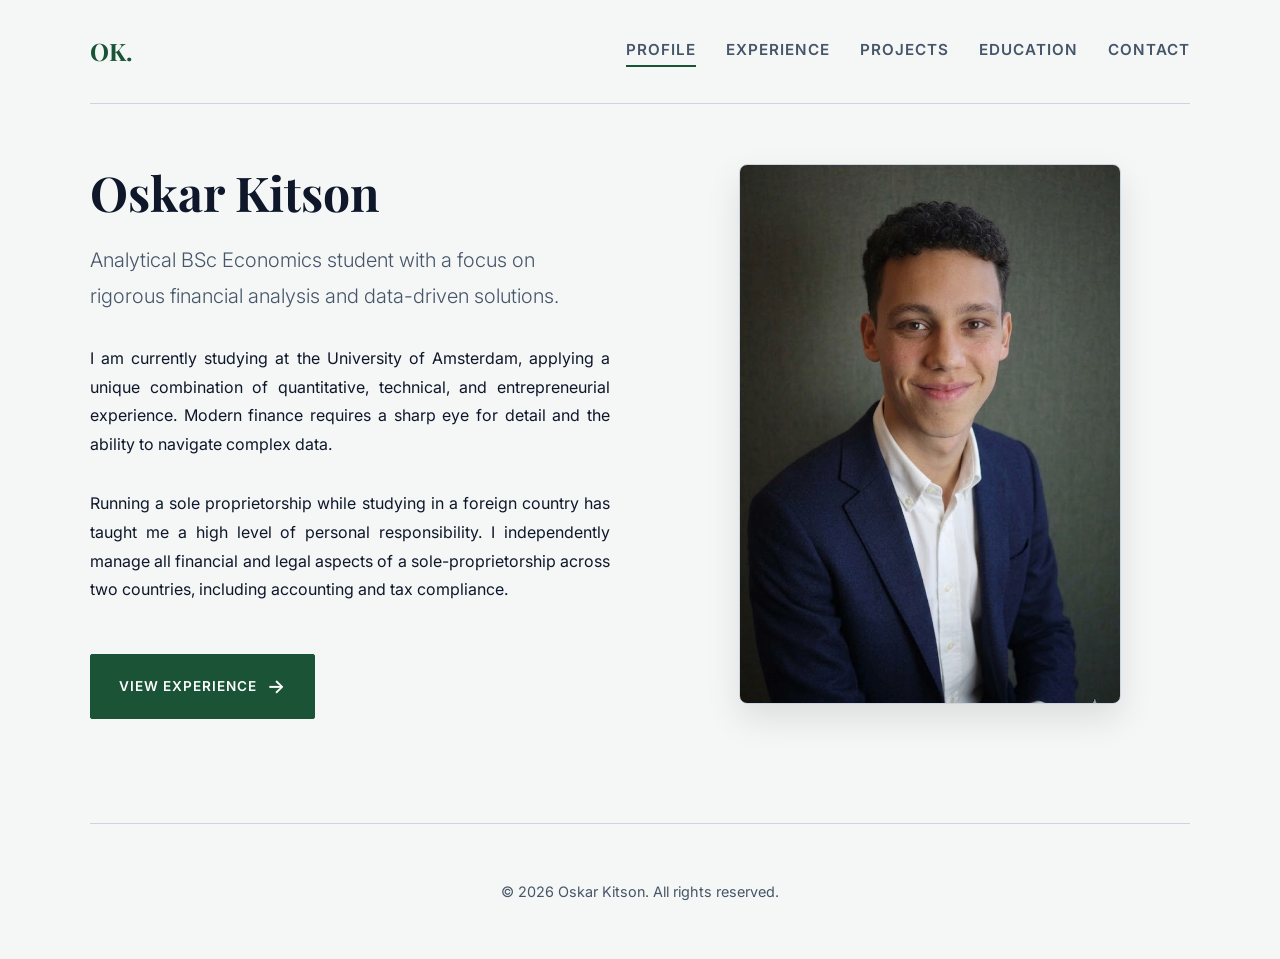
<file: index.html>
<!DOCTYPE html>
<html lang="en">
<head>
    <meta charset="UTF-8">
    <meta name="viewport" content="width=device-width, initial-scale=1.0">
    <title>Oskar Kitson | Profile</title>
    <link rel="stylesheet" href="style.css">
</head>
<body>
    <div class="container">
        <nav>
            <div class="nav-wrapper">
                <a href="index.html" class="nav-brand">OK.</a>
                <div class="nav-links" style="display: flex; align-items: center;">
                    <a href="index.html" class="active" data-i18n="nav_profile">Profile</a>
                    <a href="experience.html" data-i18n="nav_experience">Experience</a>
                    <a href="projects.html" data-i18n="nav_projects">Projects</a>
                    <a href="education.html" data-i18n="nav_education">Education</a>
                    <a href="contact.html" data-i18n="nav_contact">Contact</a>

                    <!--div class="lang-switcher">
                        <button id="btn-en" class="lang-btn active">EN</button>
                        <button id="btn-nl" class="lang-btn">NL</button>
                        <button id="btn-pl" class="lang-btn">PL</button>
                    </div-->
                </div>
            </div>
        </nav>
        <div class="grid-2">
            <div>
                <h1 class="section-title" data-i18n="hero_title">Oskar Kitson</h1>
                <p class="lead-text" data-i18n="hero_subtitle">Analytical BSc Economics student with a focus on rigorous financial analysis and data-driven solutions.</p>

                <p class="text-block" data-i18n="hero_p1">I am currently studying at the University of Amsterdam, applying a unique combination of quantitative, technical, and entrepreneurial experience. Modern finance requires a sharp eye for detail and the ability to navigate complex data.</p>

                <p class="text-block" data-i18n="hero_p2">Running a sole proprietorship while studying in a foreign country has taught me a high level of personal responsibility. I independently manage all financial and legal aspects of a sole-proprietorship across two countries, including accounting and tax compliance.</p>

                <a href="experience.html" class="btn btn-primary" data-i18n="btn_experience">View Experience <span class="btn-icon">→</span></a>
            </div>
              <div class="profile-img-container">
                <img src="image (5).png" alt="Oskar Kitson" class="profile-img">
              </div>        
        </div>


        <footer>
            <p>&copy; 2026 Oskar Kitson. All rights reserved.</p>
        </footer>
    </div>
    <script src="lang.js" charset="utf-8"></script>
    <script>
        document.querySelectorAll('a').forEach(link => {
            link.addEventListener('click', function(e) {
                if (this.hostname === window.location.hostname && this.target !== '_blank') {
                    e.preventDefault();
                    let target = this.href;
                    document.body.classList.add('fade-out');
                    setTimeout(() => { window.location.href = target; }, 350);
                }
            });
        });
    </script>
</body>
</html>
</file>
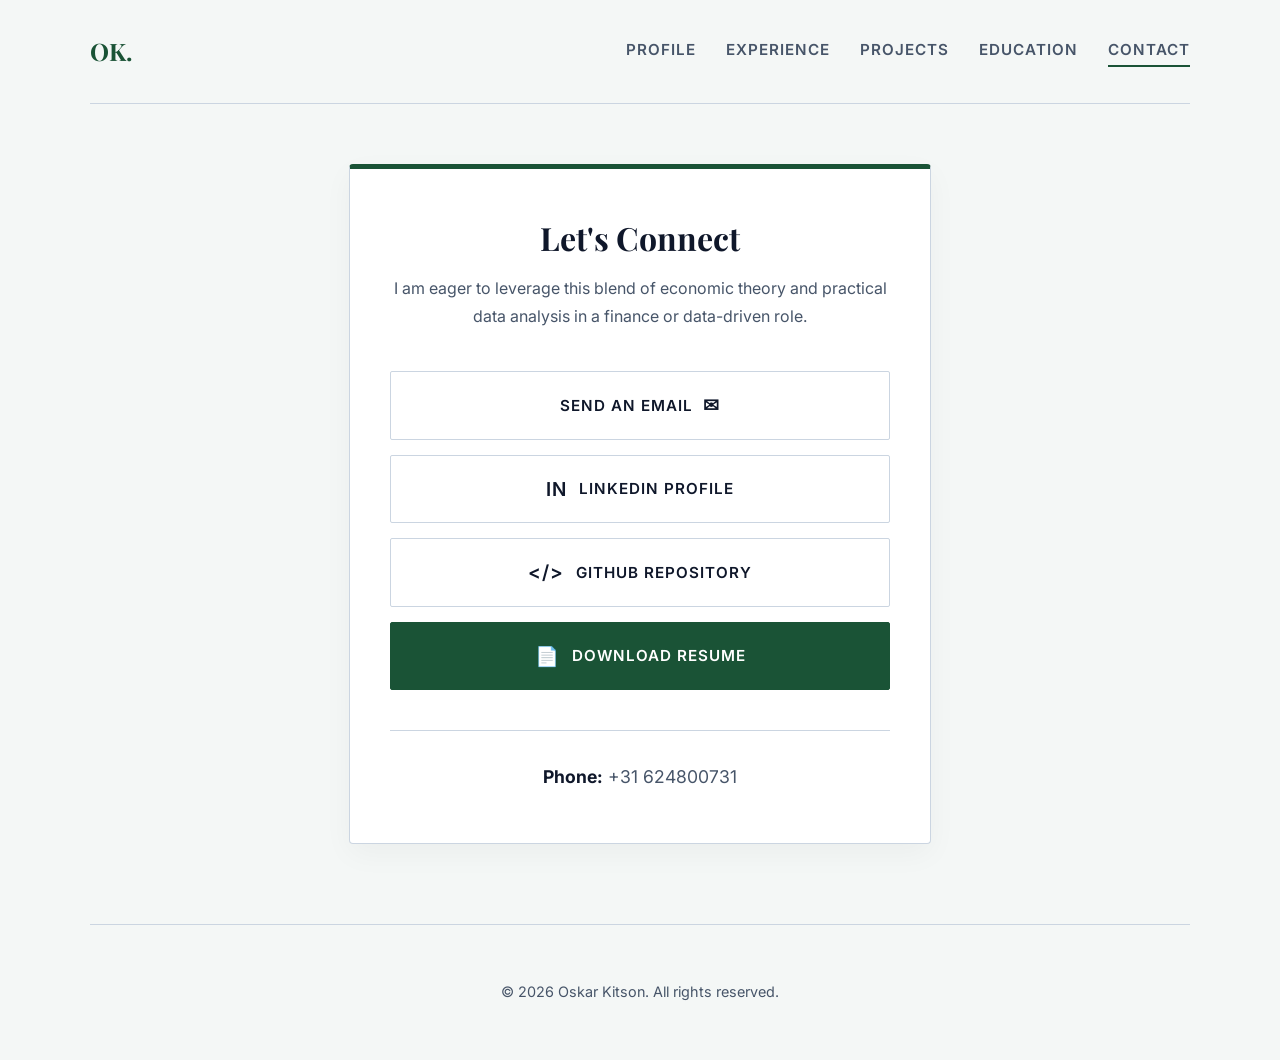
<file: contact.html>
<!DOCTYPE html>
<html lang="en">
<head>
    <meta charset="UTF-8">
    <meta name="viewport" content="width=device-width, initial-scale=1.0">
    <title>Contact | Oskar Kitson</title>
    <link rel="stylesheet" href="style.css">
</head>
<body>
    <div class="container">
        <nav>
            <div class="nav-wrapper">
                <a href="index.html" class="nav-brand">OK.</a>
                <div class="nav-links" style="display: flex; align-items: center;">
                    <a href="index.html" class="active" data-i18n="nav_profile">Profile</a>
                    <a href="experience.html" data-i18n="nav_experience">Experience</a>
                    <a href="projects.html" data-i18n="nav_projects">Projects</a>
                    <a href="education.html" data-i18n="nav_education">Education</a>
                    <a href="contact.html" data-i18n="nav_contact">Contact</a>

                    <!--div class="lang-switcher">
                        <button id="btn-en" class="lang-btn active">EN</button>
                        <button id="btn-nl" class="lang-btn">NL</button>
                        <button id="btn-pl" class="lang-btn">PL</button>
                    </div-->
                </div>
            </div>
        </nav>

        <div class="contact-card-container">
            <h1 class="contact-card-title" data-i18n="contact_title">Oskar Kitson</h1>
            <p class="contact-card-subtitle" data-i18n="contact_subtitle">Amsterdam, Netherlands</p>

            <a href="mailto:Oskar.kitson@gmail.com" class="btn-social" data-i18n="btn_email">
                <span class="icon">✉</span> Email (Gmail)
            </a>

            <a href="https://www.linkedin.com/in/oskar-kitson-530921341/" target="_blank" class="btn-social" data-i18n="btn_linkedin">
                <span class="icon">in</span> LinkedIn Profile
            </a>

            <a href="https://github.com/code50/160546343.git" target="_blank" class="btn-social" data-i18n="btn_github">
                <span class="icon">&lt;/&gt;</span> GitHub Repository
            </a>

            <a href="CV English.F..pdf" target="_blank" class="btn-social" style="background: var(--accent-green); color: #fff; border-color: var(--accent-green);" data-i18n="btn_cv">
                <span class="icon">📄</span> Download Resume
            </a>

            <div class="direct-contact">
                <strong style="color: var(--text-primary);">Phone:</strong> +31 624800731
            </div>
        </div>

        <footer>
            <p>&copy; 2026 Oskar Kitson. All rights reserved.</p>
        </footer>
    </div>

    <script src="lang.js" charset="utf-8"></script>
    <script>
        document.querySelectorAll('a').forEach(link => {
            link.addEventListener('click', function(e) {
                // Ignore page transitions for external links (target="_blank" or mailto:)
                if (this.hostname === window.location.hostname && this.target !== '_blank' && !this.href.startsWith('mailto:')) {
                    e.preventDefault();
                    let target = this.href;
                    document.body.classList.add('fade-out');
                    setTimeout(() => { window.location.href = target; }, 350);
                }
            });
        });
    </script>
</body>
</html>
</file>
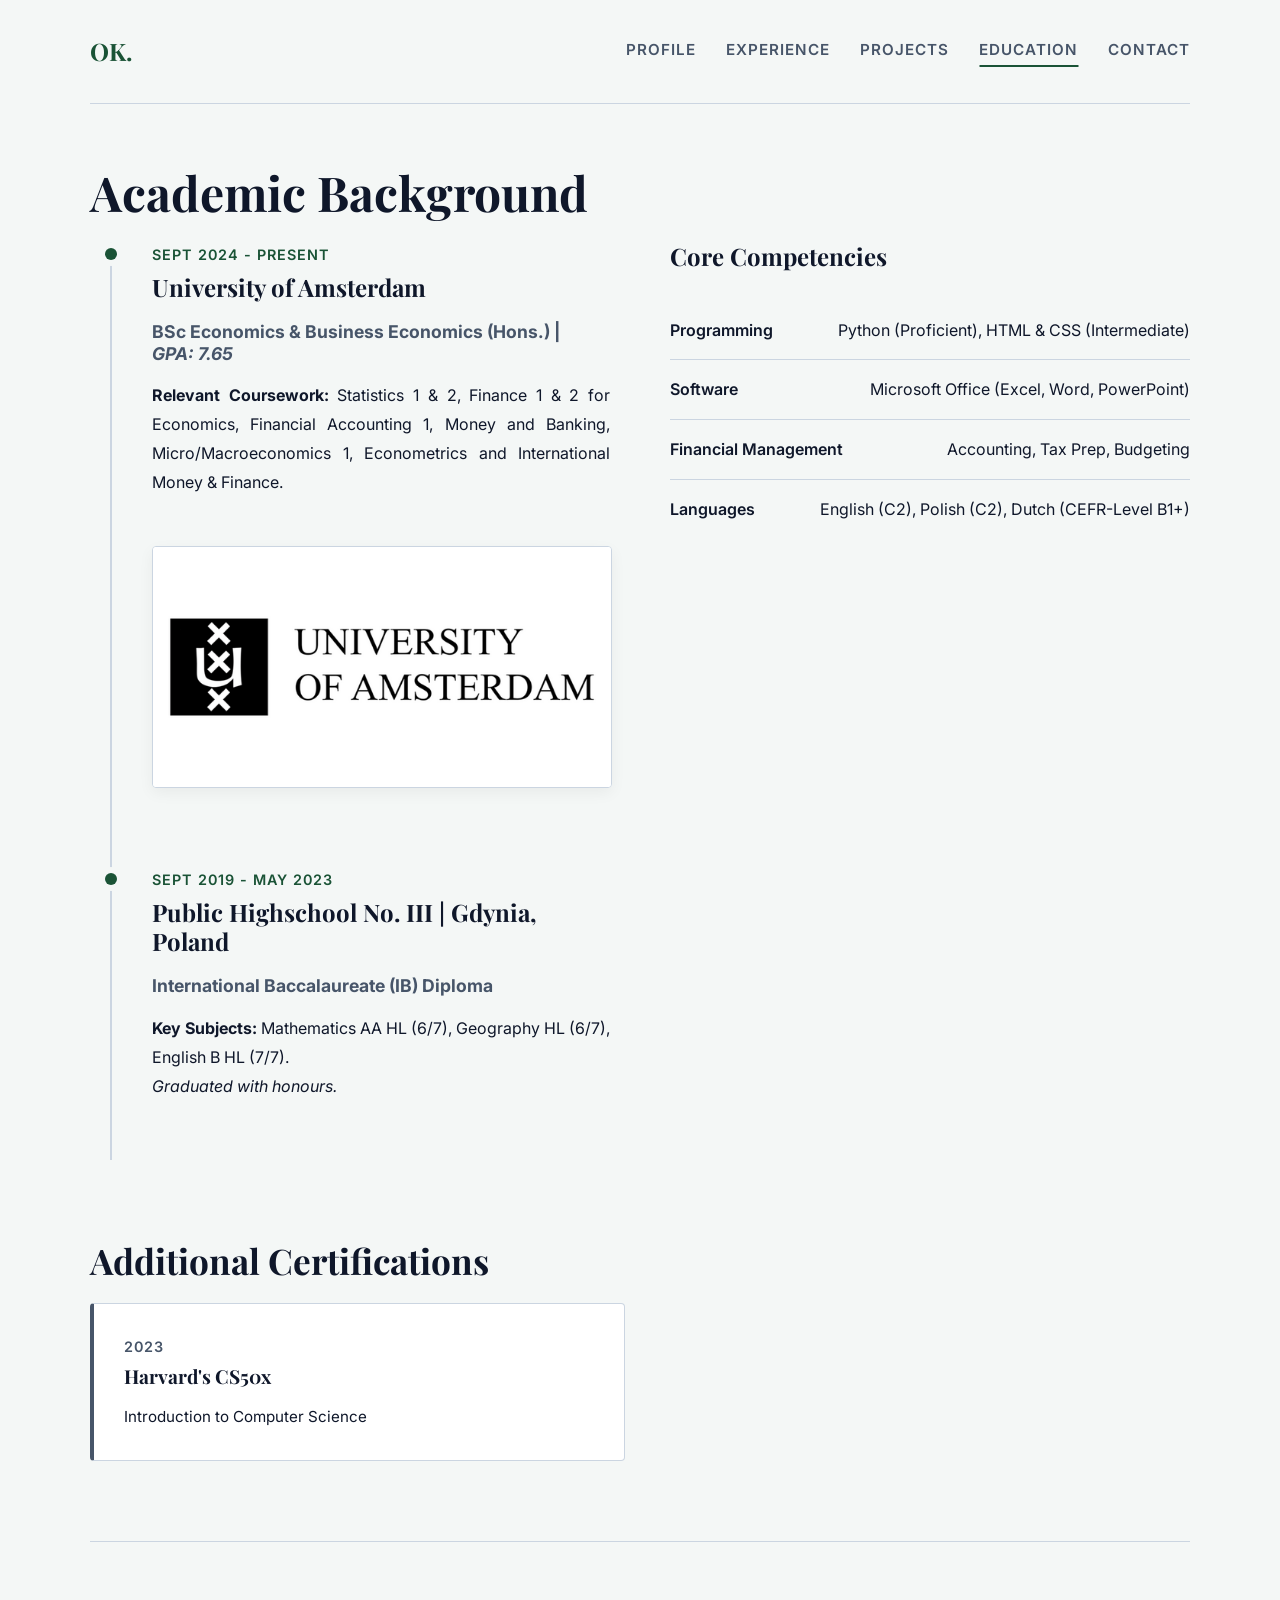
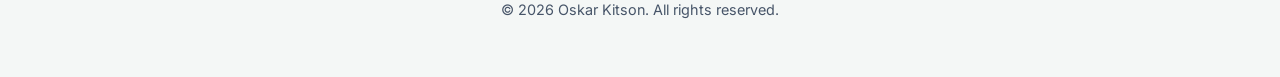
<file: education.html>
<!DOCTYPE html>
<html lang="en">
<head>
    <meta charset="UTF-8">
    <meta name="viewport" content="width=device-width, initial-scale=1.0">
    <title>Education | Oskar Kitson</title>
    <link rel="stylesheet" href="style.css">
</head>
<body>
    <div class="container">
        <nav>
            <div class="nav-wrapper">
                <a href="index.html" class="nav-brand">OK.</a>
                <div class="nav-links" style="display: flex; align-items: center;">
                    <a href="index.html" data-i18n="nav_profile">Profile</a>
                    <a href="experience.html" data-i18n="nav_experience">Experience</a>
                    <a href="projects.html" data-i18n="nav_projects">Projects</a>
                    <a href="education.html" data-i18n="nav_education">Education</a>
                    <a href="contact.html" data-i18n="nav_contact">Contact</a>

                    <!--div class="lang-switcher">
                        <button id="btn-en" class="lang-btn active">EN</button>
                        <button id="btn-nl" class="lang-btn">NL</button>
                        <button id="btn-pl" class="lang-btn">PL</button>
                    </div-->
                </div>
            </div>
        </nav>

        <h1 class="section-title" data-i18n="edu_title">Academic Background</h1>

        <div class="grid-2">
            <div class="timeline">
                <div class="timeline-item">
                    <span class="timeline-date">Sept 2024 - Present</span>
                    <h2 data-i18n="edu_uva_title">University of Amsterdam</h2>
                    <h3 style="font-size: 1.1rem; color: var(--text-secondary); font-family: 'Inter', sans-serif;" data-i18n="edu_uva_subtitle">BSc Economics<br><em>Currently pursuing honours | <strong>GPA: 7.65</strong></em></h3>
                    <p class="text-block" data-i18n="edu_uva_desc"><strong>Relevant Coursework:</strong> Statistics 1 & 2, Finance 1 & 2 for Economics, Financial Accounting 1...</p>
                    <img src="university-of-amsterdam.png" alt="University Campus" class="timeline-img">
                </div>

                <div class="timeline-item" style="margin-top: 40px;">
                    <span class="timeline-date" data-i18n="edu_hs_date">Sept 2019 - May 2023</span>
                    <h2 data-i18n="edu_hs_title">III Liceum Ogólnokształcące | Gdynia, Poland</h2>
                    <h3 style="font-size: 1.1rem; color: var(--text-secondary); font-family: 'Inter', sans-serif;" data-i18n="edu_hs_subtitle">International Baccalaureate (IB) Diploma</h3>
                    <p class="text-block" data-i18n="edu_hs_desc" style="margin-bottom: 0;"><strong>Key Subjects:</strong> Mathematics AA HL (6/7), Geography HL (6/7), English B HL (7/7).<br><em>Graduated with honours.</em></p>
                </div>
            </div>

            <div>
                <h2 data-i18n="skills_title">Core Competencies</h2>
                <ul class="skills-list" style="margin-top: 30px;">
                    <li>
                        <span class="skill-category" data-i18n="skill_prog">Programming</span>
                        <span data-i18n="skill_prog_desc">Python, SQL (Intermediate)</span>
                    </li>
                    <li>
                        <span class="skill-category" data-i18n="skill_soft">Software</span>
                        <span data-i18n="skill_soft_desc">Microsoft Office (Excel, Word, PowerPoint)</span>
                    </li>
                    <li>
                        <span class="skill-category" data-i18n="skill_fin">Financial Management</span>
                        <span data-i18n="skill_fin_desc">Accounting, Tax Prep, Budgeting</span>
                    </li>
                    <li>
                        <span class="skill-category" data-i18n="skill_lang">Languages</span>
                        <span data-i18n="skill_lang_desc">English (C2), Polish (C2), Dutch (B1)</span>
                    </li>
                </ul>
            </div>
        </div>

        <h2 class="section-title" style="font-size: 2.2rem; margin-top: 80px;" data-i18n="edu_add_title">Additional Certifications</h2>
        <div class="grid-2" style="gap: 30px;">
            <div style="background: var(--card-bg); padding: 30px; border-radius: 4px; border: 1px solid var(--border-color); border-left: 4px solid var(--text-secondary);">
                <span class="timeline-date" style="color: var(--text-secondary);" data-i18n="edu_cert_date">2023</span>
                <h3 style="font-size: 1.2rem; margin-bottom: 5px;" data-i18n="edu_cert_title">Harvard's CS50x</h3>
                <p class="text-block" style="font-size: 0.95rem; margin-bottom: 0;" data-i18n="edu_cert_desc">Introduction to Computer Science</p>
            </div>
        </div>

        <footer>
            <p>&copy; 2026 Oskar Kitson. All rights reserved.</p>
        </footer>
    </div>

    <script src="lang.js" charset="utf-8"></script>
    <script>
        document.querySelectorAll('a').forEach(link => {
            link.addEventListener('click', function(e) {
                if (this.hostname === window.location.hostname && this.target !== '_blank' && !this.href.startsWith('mailto:')) {
                    e.preventDefault();
                    let target = this.href;
                    document.body.classList.add('fade-out');
                    setTimeout(() => { window.location.href = target; }, 350);
                }
            });
        });
    </script>
</body>
</html>
</file>
<file: style.css>
@import url('https://fonts.googleapis.com/css2?family=Inter:wght@300;400;600&family=Playfair+Display:ital,wght@0,600;0,700;1,600&display=swap&subset=latin-ext');
:root {
    --bg-color: #f4f7f6;
    --card-bg: #ffffff;
    --text-primary: #0f172a;
    --text-secondary: #475569;
    --accent-green: #1a5336;
    --hover-green: #113824;
    --border-color: #cbd5e1;
}

body {
    font-family: 'Inter', sans-serif;
    line-height: 1.8;
    margin: 0;
    padding: 0;
    background-color: var(--bg-color);
    color: var(--text-primary);
    opacity: 0;
    animation: fadeIn 0.6s cubic-bezier(0.25, 1, 0.5, 1) forwards;
}

body.fade-out { animation: fadeOut 0.4s ease forwards; }
@keyframes fadeIn { from { opacity: 0; transform: translateY(15px); } to { opacity: 1; transform: translateY(0); } }
@keyframes fadeOut { from { opacity: 1; transform: translateY(0); } to { opacity: 0; transform: translateY(-15px); } }

h1, h2, h3 { font-family: 'Playfair Display', serif; color: var(--text-primary); margin-top: 0; line-height: 1.2; }
a { text-decoration: none; color: var(--text-primary); transition: all 0.3s ease; }
.container { max-width: 1100px; margin: auto; padding: 0 40px; }

/* Navigation */
nav { border-bottom: 1px solid var(--border-color); margin-bottom: 60px; padding: 30px 0; }
.nav-wrapper { display: flex; justify-content: space-between; align-items: center; width: 100%; }
/* Shaking Logo */
.nav-brand {
    font-family: 'Playfair Display', serif;
    font-size: 1.5rem;
    font-weight: 700;
    color: var(--accent-green);
    display: inline-block;
}

@keyframes subtleShake {
    0% { transform: rotate(0deg); }
    25% { transform: rotate(-4deg); }
    50% { transform: rotate(4deg); }
    75% { transform: rotate(-2deg); }
    100% { transform: rotate(0deg); }
}

.nav-brand:hover {
    animation: subtleShake 0.4s ease-in-out;
}
/* Upgraded Nav Links with Hover Animation */
.nav-links a {
    margin-left: 30px;
    font-size: 0.95rem;
    font-weight: 600;
    text-transform: uppercase;
    letter-spacing: 1px;
    color: var(--text-secondary);
    position: relative;
    padding-bottom: 4px;
}
.nav-links a::after {
    content: '';
    position: absolute;
    width: 0;
    height: 2px;
    bottom: 0;
    left: 50%;
    transform: translateX(-50%);
    background-color: var(--accent-green);
    transition: width 0.3s cubic-bezier(0.25, 1, 0.5, 1);
}
.nav-links a:hover { color: var(--accent-green); }
.nav-links a:hover::after, .nav-links a.active::after { width: 100%; color: var(--accent-green); }

/* Language Switcher */
.lang-switcher { display: flex; gap: 12px; align-items: center; margin-left: 30px; border-left: 1px solid var(--border-color); padding-left: 20px; }
/* Language Switcher Buttons with Animated Underline */
.lang-btn {
    background: none;
    border: none;
    cursor: pointer;
    font-family: 'Inter', sans-serif;
    font-weight: 600;
    font-size: 0.9rem;
    color: var(--text-secondary);
    padding: 0 0 4px 0; /* Adds space below text for the line */
    position: relative; /* Allows the line to position itself relative to the text */
    transition: color 0.3s ease;
}

/* The hidden underline */
.lang-btn::after {
    content: '';
    position: absolute;
    width: 0;
    height: 2px;
    bottom: 0;
    left: 50%;
    transform: translateX(-50%);
    background-color: var(--accent-green);
    transition: width 0.3s cubic-bezier(0.25, 1, 0.5, 1);
}

/* Text color change on hover/click */
.lang-btn:hover, .lang-btn.active {
    color: var(--accent-green);
}

/* Expands the line from the center on hover/click */
.lang-btn:hover::after, .lang-btn.active::after {
    width: 100%;
}

/* Buttons */
.btn { display: inline-flex; align-items: center; padding: 14px 28px; font-weight: 600; text-transform: uppercase; letter-spacing: 1px; font-size: 0.85rem; border-radius: 2px; transition: all 0.4s ease; cursor: pointer; margin-top: 20px; }
.btn-primary { background: var(--accent-green); color: #fff; border: 1px solid var(--accent-green); }
.btn-primary:hover { background: var(--hover-green); box-shadow: 0 8px 20px rgba(26, 83, 54, 0.25); transform: translateY(-2px); color: #fff;}
.btn-icon { margin-left: 10px; font-size: 1.2rem; transition: transform 0.3s ease; }
.btn:hover .btn-icon { transform: translateX(5px); }

/* Grids & Typography */
.grid-2 { display: grid; grid-template-columns: 1fr 1fr; gap: 60px; align-items: start; }
.section-title { font-size: 3rem; margin-bottom: 20px; }
.lead-text { font-size: 1.25rem; color: var(--text-secondary); font-weight: 300; margin-bottom: 30px; }
.text-block { margin-bottom: 30px; text-align: justify; }

/* Timeline */
.timeline { border-left: 2px solid var(--border-color); padding-left: 40px; position: relative; margin-left: 20px; }
.timeline-item { margin-bottom: 60px; position: relative; }
.timeline-item::before { content: ''; position: absolute; left: -47px; top: 6px; width: 12px; height: 12px; background: var(--accent-green); border-radius: 50%; box-shadow: 0 0 0 6px var(--bg-color); transition: transform 0.3s ease; }
.timeline-item:hover::before { transform: scale(1.3); }
.timeline-date { font-size: 0.9rem; font-weight: 600; color: var(--accent-green); text-transform: uppercase; letter-spacing: 1px; display: block; margin-bottom: 5px; }
.skills-list { list-style: none; padding: 0; }
.skills-list li { padding: 15px 0; border-bottom: 1px solid var(--border-color); display: flex; justify-content: space-between; }
.skills-list li:last-child { border-bottom: none; }
.skill-category { font-weight: 600; color: var(--text-primary); }

/* Media & Images */
.profile-img-container { text-align: center; margin-bottom: 30px; }
.profile-img { width: 100%; max-width: 380px; border-radius: 8px; box-shadow: 0 15px 35px rgba(0,0,0,0.1); border: 1px solid var(--border-color); object-fit: cover; transition: transform 0.4s ease; }
.profile-img:hover { transform: scale(1.02); }
.timeline-img { width: 100%; max-height: 300px; object-fit: cover; border-radius: 4px; margin-top: 20px; margin-bottom: 10px; box-shadow: 0 5px 15px rgba(0,0,0,0.05); border: 1px solid var(--border-color); }
.gallery-grid { display: grid; grid-template-columns: repeat(auto-fit, minmax(250px, 1fr)); gap: 20px; margin-top: 20px; }
.gallery-item { position: relative; overflow: hidden; border-radius: 4px; box-shadow: 0 4px 10px rgba(0,0,0,0.05); }
.gallery-item img { width: 100%; height: 200px; object-fit: cover; display: block; transition: transform 0.5s ease; }
.gallery-item:hover img { transform: scale(1.1); }
.gallery-caption { position: absolute; bottom: 0; left: 0; right: 0; background: rgba(26, 83, 54, 0.9); color: #fff; padding: 10px; font-size: 0.85rem; font-weight: 600; text-transform: uppercase; transform: translateY(100%); transition: transform 0.3s ease; }
.gallery-item:hover .gallery-caption { transform: translateY(0); }

/* Projects & Contact Layouts */
.project-card { background: var(--card-bg); border-radius: 4px; border: 1px solid var(--border-color); overflow: hidden; transition: all 0.4s ease; display: flex; flex-direction: column; }
.project-card:hover { transform: translateY(-5px); box-shadow: 0 15px 30px rgba(0,0,0,0.08); border-color: var(--accent-green); }
.project-img { width: 100%; height: 220px; object-fit: cover; border-bottom: 1px solid var(--border-color); }
.project-content { padding: 30px; flex-grow: 1; display: flex; flex-direction: column; }
.project-tags { font-size: 0.8rem; font-weight: 700; color: var(--accent-green); text-transform: uppercase; letter-spacing: 1px; margin-bottom: 10px; }
.project-title { font-size: 1.5rem; margin-bottom: 15px; font-family: 'Playfair Display', serif; }
.project-link { margin-top: auto; display: inline-block; padding-top: 20px; font-weight: 600; font-size: 0.9rem; text-transform: uppercase; }
.contact-grid { display: grid; grid-template-columns: 1fr 1fr; gap: 0; background: var(--card-bg); border: 1px solid var(--border-color); border-radius: 4px; overflow: hidden; margin-bottom: 80px; }
.contact-info-box { padding: 60px 40px; display: flex; flex-direction: column; justify-content: center; }
.contact-img { width: 100%; height: 100%; object-fit: cover; min-height: 400px; }

footer { margin-top: 80px; padding: 40px 0; border-top: 1px solid var(--border-color); text-align: center; font-size: 0.9rem; color: var(--text-secondary); }
/* --- Simplified Digital Business Card Styles --- */
.contact-card-container {
    max-width: 500px;
    margin: 0 auto 80px;
    background: var(--card-bg);
    border: 1px solid var(--border-color);
    border-top: 5px solid var(--accent-green);
    border-radius: 4px;
    padding: 50px 40px;
    box-shadow: 0 10px 30px rgba(0,0,0,0.04);
    text-align: center;
}
.contact-card-title {
    font-size: 2rem;
    margin-bottom: 5px;
    color: var(--text-primary);
}
.contact-card-subtitle {
    font-size: 1rem;
    color: var(--text-secondary);
    margin-bottom: 40px;
    font-family: 'Inter', sans-serif;
}
.btn-social {
    display: flex;
    align-items: center;
    justify-content: center;
    width: 100%;
    padding: 16px;
    margin-bottom: 15px;
    font-weight: 600;
    font-size: 0.95rem;
    text-transform: uppercase;
    letter-spacing: 1px;
    border-radius: 2px;
    background: transparent;
    border: 1px solid var(--border-color);
    color: var(--text-primary);
    transition: all 0.3s ease;
    cursor: pointer;
    box-sizing: border-box;
}
.btn-social:hover {
    border-color: var(--accent-green);
    color: var(--accent-green);
    transform: translateY(-2px);
    box-shadow: 0 5px 15px rgba(26, 83, 54, 0.08);
}
.btn-social .icon {
    margin-right: 12px;
    font-size: 1.2rem;
}
.direct-contact {
    margin-top: 40px;
    padding-top: 30px;
    border-top: 1px solid var(--border-color);
    font-size: 1.1rem;
    color: var(--text-secondary);
}

/* --- Interactive Project Carousel --- */
.carousel-container {
    position: relative;
    width: 100%;
    margin-bottom: 60px;
}
.carousel-track {
    display: flex;
    gap: 30px;
    overflow-x: auto;
    scroll-snap-type: x mandatory;
    scroll-behavior: smooth;
    padding-bottom: 20px;
    /* Hide scrollbars for a clean look */
    scrollbar-width: none;
    -ms-overflow-style: none;
}
.carousel-track::-webkit-scrollbar {
    display: none;
}
/* Make the entire card a clickable link */
.carousel-card {
    min-width: calc(50% - 15px); /* Shows 2 cards at a time on desktop */
    scroll-snap-align: start;
    text-decoration: none;
    color: inherit;
    display: flex;
    flex-direction: column;
}
@media (max-width: 768px) {
    .carousel-card {
        min-width: 100%; /* Shows 1 card at a time on mobile */
    }
}
.carousel-controls {
    display: flex;
    justify-content: flex-end;
    gap: 15px;
    margin-top: 10px;
}
.carousel-btn {
    background: var(--card-bg);
    border: 1px solid var(--border-color);
    color: var(--accent-green);
    width: 45px;
    height: 45px;
    border-radius: 50%;
    font-size: 1.2rem;
    display: flex;
    align-items: center;
    justify-content: center;
    cursor: pointer;
    transition: all 0.3s ease;
}
.carousel-btn:hover {
    background: var(--accent-green);
    color: #fff;
    border-color: var(--accent-green);
    transform: translateY(-2px);
    box-shadow: 0 5px 15px rgba(26, 83, 54, 0.2);
}

/* Chart Repo Link Button */
.chart-repo-link {
    display: inline-flex;
    align-items: center;
    font-size: 0.85rem;
    font-weight: 600;
    text-transform: uppercase;
    letter-spacing: 0.5px;
    color: var(--accent-green);
    text-decoration: none;
    padding: 6px 14px;
    border: 1px solid var(--accent-green);
    border-radius: 30px;
    transition: all 0.3s ease;
    background: transparent;
}

.chart-repo-link:hover {
    background: var(--accent-green);
    color: #fff;
    transform: translateY(-2px);
    box-shadow: 0 4px 10px rgba(26, 83, 54, 0.15);
}
</file>
